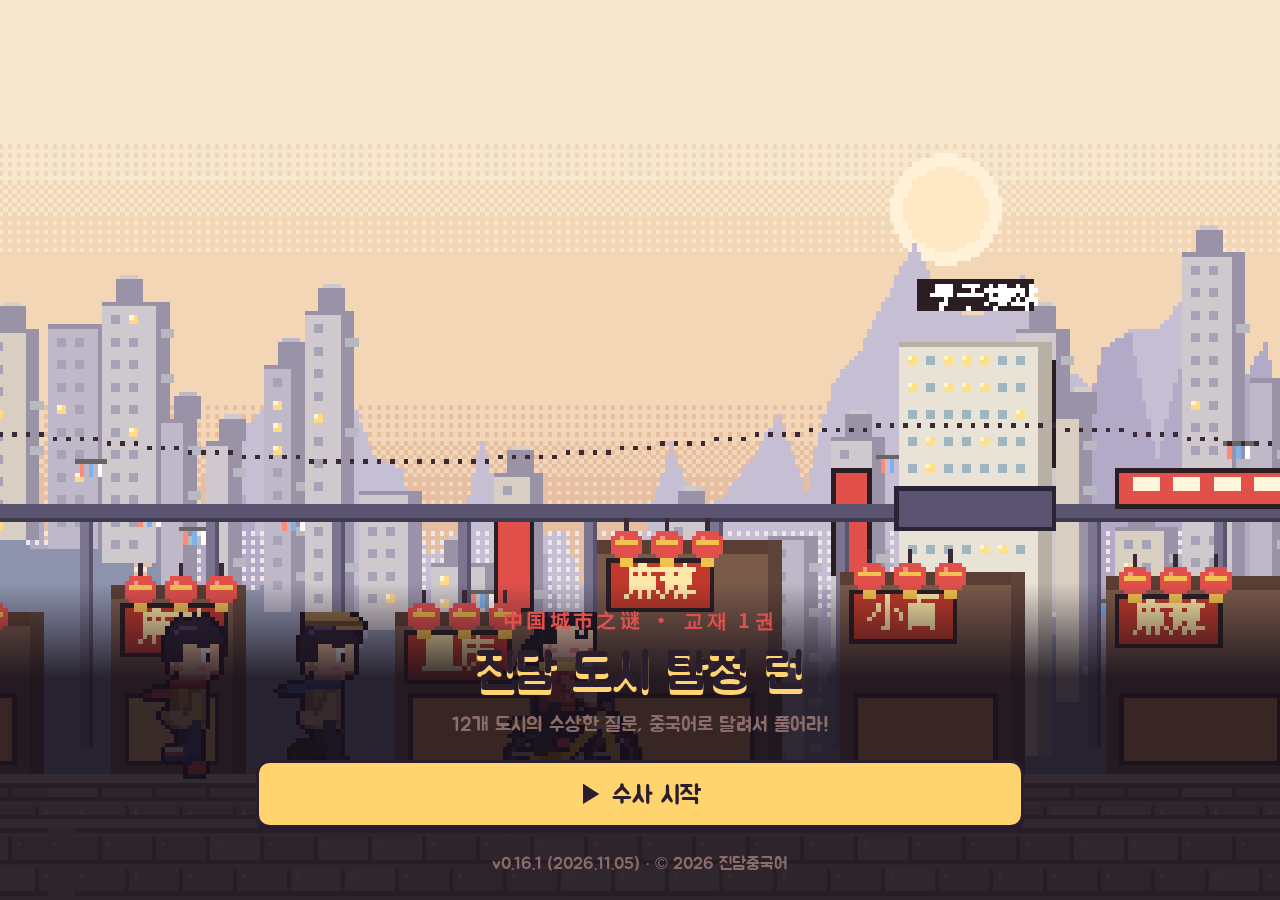
<file: index.html>
<!doctype html>
<html lang="ko">
<head>
<meta charset="utf-8">
<meta name="viewport" content="width=device-width, initial-scale=1, maximum-scale=1, user-scalable=no, viewport-fit=cover">
<meta name="theme-color" content="#2a1d2e">
<title>진담 도시 탐정 런 · 중국 도시 미스터리 파일</title>
<meta name="description" content="진담중국어 교재 1권 「중국 도시 미스터리 파일」 과제 게임 — 12개 도시를 달리며 중국어로 사건을 풀어요">
<link rel="preconnect" href="https://fonts.googleapis.com">
<link rel="preconnect" href="https://fonts.gstatic.com" crossorigin>
<link href="https://fonts.googleapis.com/css2?family=Jua&family=Noto+Sans+SC:wght@500;700&display=swap" rel="stylesheet">
<link rel="icon" type="image/png" href="img/icon-32.png">
<link rel="apple-touch-icon" href="img/icon-180.png">
<link rel="manifest" href="manifest.json">
<meta name="apple-mobile-web-app-capable" content="yes">
<meta name="apple-mobile-web-app-title" content="도시탐정런">
<link rel="stylesheet" href="css/style.css?v=0.16.1">
</head>
<body>
<div id="app">
  <header id="top"></header>
  <main id="stage"><div id="scr"><canvas id="cv"></canvas><div id="ov"></div></div></main>
  <section id="pad"></section>
  <div id="ui"></div>
  <div id="rot"><div class="ph">📱</div><div>휴대폰을 <b>가로</b>로 돌려 주세요!<br><small>가로 화면이 더 크고 재미있어요</small></div><button class="big" id="rotOK">세로로 그냥 할래요</button></div>
</div>
<script src="js/data1.js?v=0.16.1"></script>
<script src="js/check1.js?v=0.16.1"></script>
<script src="js/check2.js?v=0.16.1"></script>
<script src="js/story.js?v=0.16.1"></script>
<script src="js/pixel.js?v=0.16.1"></script>
<script src="js/art.js?v=0.16.1"></script>
<script src="js/tts.js?v=0.16.1"></script>
<script src="js/sound.js?v=0.16.1"></script>
<script>window.APP_V = '0.16.1';</script>
<script src="js/fx.js?v=0.16.1"></script>
<script type="module" src="js/wx.js?v=0.16.1"></script>
<script src="js/game.js?v=0.16.1"></script>
<script src="js/mini.js?v=0.16.1"></script>
</body>
</html>
</file>
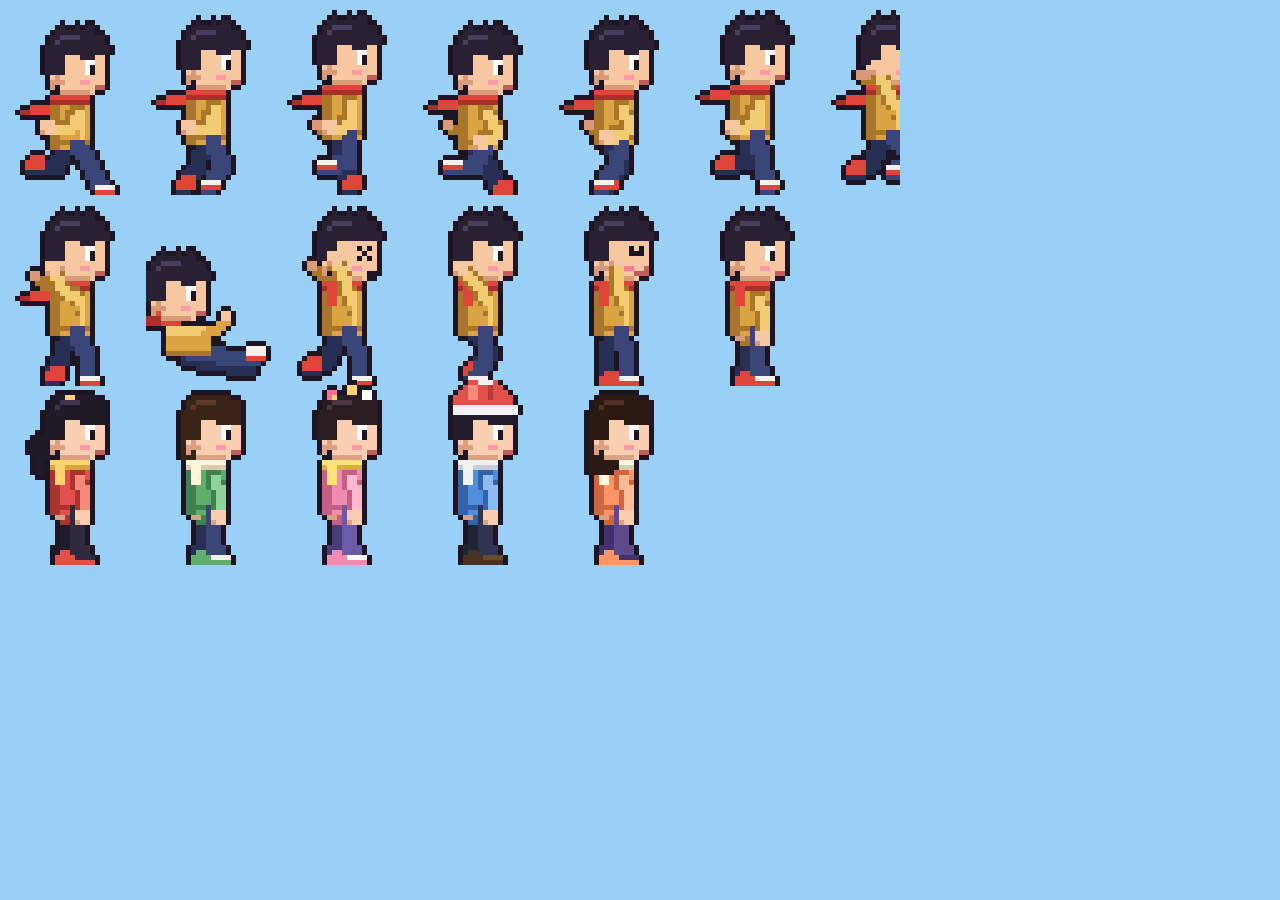
<file: dev/sprites.html>
<!doctype html><meta charset="utf-8"><body style="margin:0;background:#9ad0f5">
<canvas id="c" width="900" height="600" style="image-rendering:pixelated"></canvas>
<script src="../js/pixel.js"></script>
<script>
const c=document.getElementById('c'),g=c.getContext('2d');g.imageSmoothingEnabled=false;
const S=5;let x=10,y=10;
const poses=[['run',0],['run',1],['run',2],['run',3],['run',4],['run',5],['jump',0],['fall',0],['slide',0],['hurt',0],['climb',0],['cheer',0],['stand',0]];
poses.forEach(([p,f],i)=>{g.drawImage(PX.person('minhao',p,f),10+(i%7)*(PX.SW*S+6),10+Math.floor(i/7)*(PX.SH*S+6),PX.SW*S,PX.SH*S);});
['xiaomei','xiaoyu','xiaohua','xiaodong','teacher'].forEach((l,i)=>g.drawImage(PX.person(l,'stand',0),10+i*(PX.SW*S+6),380,PX.SW*S,PX.SH*S));
</script>
</file>
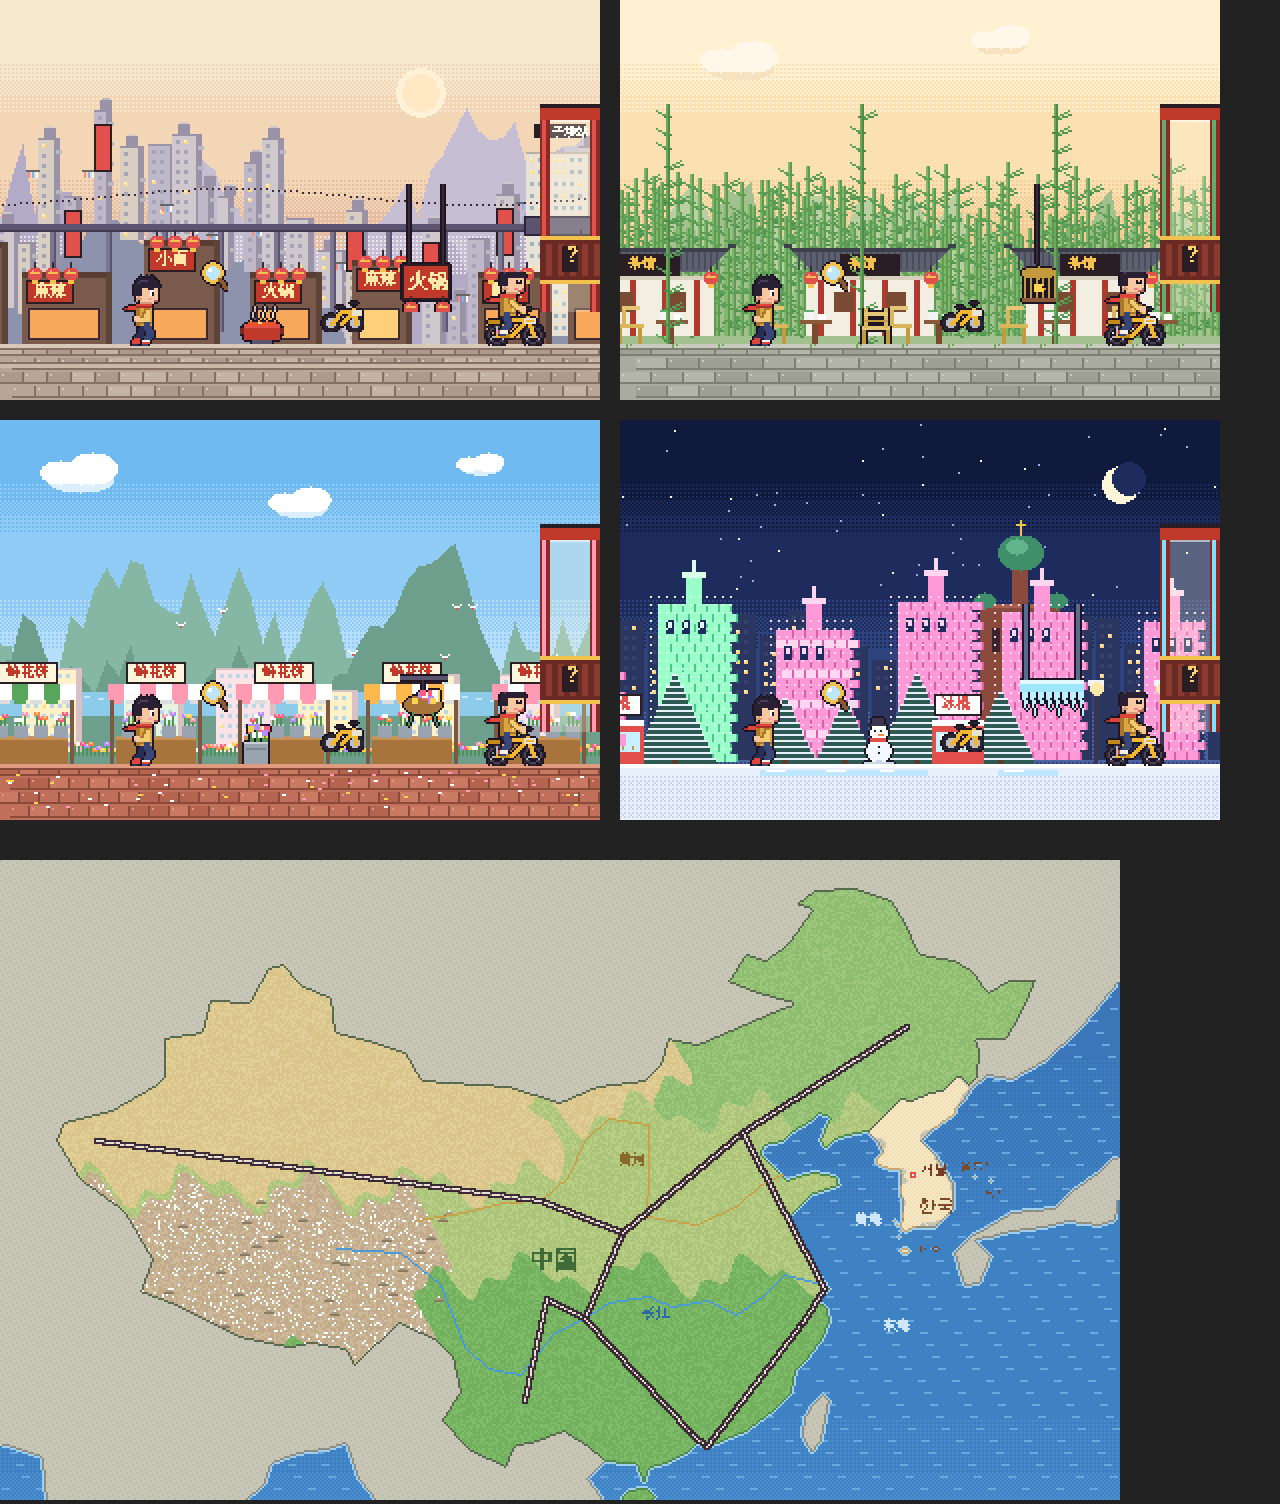
<file: dev/themes.html>
<!doctype html><meta charset="utf-8"><body style="margin:0;background:#222">
<canvas id="c" width="1240" height="1500" style="image-rendering:pixelated"></canvas>
<script src="../js/data1.js"></script><script src="../js/pixel.js"></script><script src="../js/art.js"></script>
<script>
const c=document.getElementById('c'),g=c.getContext('2d');g.imageSmoothingEnabled=false;
const W=300,S=2;
['cq','cd','km','heb'].forEach((k,i)=>{
  const [v,vg]=PX.mk(W,200); const t=ART.THEMES[k](); t.sky(vg);
  t.layers.forEach((L,j)=>vg.drawImage(L.c,-(j*37)%ART.LW,0));
  vg.drawImage(t.ground,0,ART.GY);
  // 장애물·사람
  vg.drawImage(t.low[0].c,120,ART.GY-t.low[0].c.height); vg.drawImage(t.high[0].c,200,ART.GY-16-t.high[0].c.height);
  vg.drawImage(PX.person('minhao','run',1),60,ART.GY-PX.SH+1); vg.drawImage(PX.rider('minhao',1),240,ART.GY-PX.SH+1);
  vg.drawImage(ART.ITEM.clue,100,130); vg.drawImage(ART.ITEM.bike,160,150); vg.drawImage(ART.gate(t.col),270,ART.GY-120);
  g.drawImage(v,(i%2)*(W*S+20),Math.floor(i/2)*(200*S+20),W*S,200*S);
});
const m=ART.mapCanvas(); g.drawImage(m.c,0,860,m.c.width*2,m.c.height*2);
</script>
</file>
<file: css/style.css>
:root {
  --ink: #2a1d2e; --paper: #fff8ec; --line: #2a1d2e; --red: #e2504c; --sun: #ffd36e; --mint: #7fd6a8; --sky: #7fb2ec;
  --u: min(1vmin, 5.6px);
  --ko: 'Jua', 'Apple SD Gothic Neo', 'Malgun Gothic', sans-serif; --zh: 'Noto Sans SC', 'PingFang SC', 'Microsoft YaHei', sans-serif;
}
* { box-sizing: border-box; -webkit-tap-highlight-color: transparent; }
html, body { margin: 0; height: 100%; background: #160f1a; color: var(--ink); font-family: var(--ko); overflow: hidden; user-select: none; -webkit-user-select: none; }
#app { position: relative; height: 100dvh; max-width: 560px; margin: 0 auto; display: flex; flex-direction: column; background: #2a1d2e; }
button { font-family: var(--ko); color: var(--ink); cursor: pointer; }

#top { flex: none; display: flex; align-items: center; gap: calc(2 * var(--u)); padding: calc(env(safe-area-inset-top) + calc(2 * var(--u))) calc(3 * var(--u)) calc(1.6 * var(--u)); color: #fff8ec; font-size: calc(3.6 * var(--u)); }
#top:empty { display: none; }
#top .badge { background: var(--red); padding: calc(.6 * var(--u)) calc(2.4 * var(--u)); border-radius: calc(1.2 * var(--u)); }
#top .grow { flex: 1; color: #d8c8e0; }
.ib { background: #fff8ec; border: calc(.5 * var(--u)) solid #120b14; border-radius: calc(1.4 * var(--u)); padding: calc(.4 * var(--u)) calc(2.2 * var(--u)); font-size: calc(4 * var(--u)); }

#stage { flex: none; display: flex; justify-content: center; background: #000; }
#scr { position: relative; }
#cv { display: block; image-rendering: pixelated; image-rendering: crisp-edges; touch-action: none; }
#ov { position: absolute; left: 0; top: 0; pointer-events: none; overflow: hidden; }
#ov > * { position: absolute; }

/* 달리기 화면 위 글자 */
.cluechip { left: 50%; top: 46%; transform: translateX(-50%); background: rgba(255,248,236,.96); border: calc(.6 * var(--u)) solid var(--line); border-radius: calc(2 * var(--u)); padding: calc(1 * var(--u)) calc(3 * var(--u)); font-size: calc(3.6 * var(--u)); white-space: nowrap; animation: chip 1.6s forwards; box-shadow: 0 calc(.8 * var(--u)) 0 rgba(0,0,0,.3); }
.cluechip b { font-family: var(--zh); font-size: calc(5 * var(--u)); }
.cluechip span { font-family: var(--zh); color: #6a5a8a; }
.cluechip i { font-style: normal; background: var(--sky); color: #fff; border-radius: calc(1 * var(--u)); padding: 0 calc(1.2 * var(--u)); font-size: calc(2.8 * var(--u)); margin-left: calc(1 * var(--u)); }
.cluechip.bike { background: #fff2c4; }
@keyframes chip { 0% { opacity: 0; transform: translate(-50%, calc(-2 * var(--u))); } 12%, 80% { opacity: 1; transform: translate(-50%, 0); } 100% { opacity: 0; } }
.gban { margin-bottom: calc(2 * var(--u)); background: rgba(42,29,46,.88); color: #fff8ec; border: calc(.5 * var(--u)) solid var(--sun); border-radius: calc(2 * var(--u)); padding: calc(1.2 * var(--u)) calc(2.4 * var(--u)); text-align: center; }
.gban .gk { font-size: calc(3.8 * var(--u)); }
.gban .gs { font-family: var(--zh); font-weight: 700; font-size: calc(5.4 * var(--u)); color: var(--sun); letter-spacing: calc(.3 * var(--u)); }
.gban .gq .zh { font-size: calc(4.6 * var(--u)); color: var(--sun); } .gban .gq .ko { color: #f0d8c0; font-size: calc(3.2 * var(--u)); }
.gban .gh { font-size: calc(2.6 * var(--u)); color: #c8b8d8; margin-top: calc(.4 * var(--u)); }
.glab { left: 0; top: 0; will-change: transform; transform: translate(-50%, -50%); background: #fff8ec; border: calc(.5 * var(--u)) solid var(--line); border-radius: calc(1.4 * var(--u)); padding: calc(.3 * var(--u)) calc(1.4 * var(--u)); font-family: var(--zh); font-weight: 700; font-size: calc(5.6 * var(--u)); line-height: 1.2; white-space: nowrap; box-shadow: 0 calc(.5 * var(--u)) 0 rgba(0,0,0,.3); }
.gflash { left: 50%; top: 38%; transform: translateX(-50%); font-family: var(--zh); font-weight: 700; font-size: calc(5 * var(--u)); padding: calc(1.2 * var(--u)) calc(3 * var(--u)); border-radius: calc(2 * var(--u)); border: calc(.6 * var(--u)) solid var(--line); white-space: nowrap; animation: chip 1.5s forwards; text-align: center; }
.gflash small { display: block; font-size: calc(3 * var(--u)); font-weight: 500; }
.gflash.ok { background: #d9f5e5; } .gflash.no { background: #ffe0dc; }
.mlabel { transform: translateX(-50%); font-family: var(--zh); font-weight: 700; font-size: calc(2.9 * var(--u)); color: #fff; text-shadow: 0 calc(.3 * var(--u)) 0 #2a1d2e, calc(.3 * var(--u)) 0 0 #2a1d2e, calc(-.3 * var(--u)) 0 0 #2a1d2e, 0 calc(-.3 * var(--u)) 0 #2a1d2e; text-align: center; white-space: nowrap; line-height: 1.1; }
.mlabel small { display: block; font-family: var(--ko); font-weight: normal; font-size: calc(2.4 * var(--u)); }
.mlabel.faint { opacity: .6; }

/* 아래 패널 */
#pad { flex: 1 1 auto; min-height: 0; overflow-y: auto; background: var(--paper); border-top: calc(1 * var(--u)) solid #8a5a30; padding: calc(2.4 * var(--u)) calc(3 * var(--u)) calc(env(safe-area-inset-bottom) + calc(3 * var(--u))); position: relative; }
#pad:empty { display: none; }
.panel { display: grid; gap: calc(2 * var(--u)); }
.ptitle { font-size: calc(4.2 * var(--u)); display: flex; justify-content: space-between; align-items: baseline; }
.small { font-size: calc(3.1 * var(--u)); color: #8a6d6b; line-height: 1.55; }
.center { text-align: center; }
.cases { display: grid; grid-template-columns: repeat(4, 1fr); gap: calc(1.6 * var(--u)); }
.case { background: #f0e6d8; border: calc(.5 * var(--u)) solid #cbb8a0; border-radius: calc(1.6 * var(--u)); padding: calc(1.2 * var(--u)) calc(.6 * var(--u)); font-family: var(--zh); font-weight: 700; font-size: calc(3.4 * var(--u)); text-align: center; }
.case b { color: #b0705a; font-family: var(--ko); font-weight: normal; font-size: calc(2.8 * var(--u)); display: block; }
.case small { display: block; font-family: var(--ko); font-weight: normal; font-size: calc(2.6 * var(--u)); color: #8a6d6b; }
.case.open { background: #fff; border-color: var(--red); box-shadow: 0 calc(.7 * var(--u)) 0 var(--red); }
.case.done { background: #e3f6ea; border-color: #5fae6e; }
.case.done small { color: #e0a020; }
.case:disabled { opacity: .5; }
.final { background: #f6ecd9; border-radius: calc(1.6 * var(--u)); padding: calc(1.6 * var(--u)) calc(2 * var(--u)); }
.big { display: block; width: 100%; background: var(--sun); border: calc(.6 * var(--u)) solid var(--line); border-radius: calc(2.4 * var(--u)); padding: calc(2.6 * var(--u)); font-size: calc(4.4 * var(--u)); box-shadow: 0 calc(.9 * var(--u)) 0 var(--line); }
.big.ghost { background: #fff; } .big:disabled { opacity: .45; }
.big:active, .btn:active { transform: translateY(calc(.5 * var(--u))); box-shadow: 0 calc(.3 * var(--u)) 0 var(--line); }
.btn { background: #fff; border: calc(.6 * var(--u)) solid var(--line); border-radius: calc(2 * var(--u)); padding: calc(1.8 * var(--u)) calc(3 * var(--u)); font-size: calc(3.8 * var(--u)); box-shadow: 0 calc(.8 * var(--u)) 0 var(--line); }
.btn.right { background: #d9f5e5; border-color: #2f9e6a; } .btn.wrong { background: #ffe0dc; border-color: var(--red); animation: shake .3s; }
@keyframes shake { 25% { transform: translateX(calc(-1.5 * var(--u))); } 75% { transform: translateX(calc(1.5 * var(--u))); } }
.row { display: flex; gap: calc(2 * var(--u)); justify-content: center; flex-wrap: wrap; margin-top: calc(2.4 * var(--u)); }
.row .big { flex: 1; width: auto; }

/* 달리기 조작 */
.hudrun { display: flex; justify-content: space-between; font-size: calc(4 * var(--u)); }
.hudrun #hearts { color: var(--red); letter-spacing: calc(.6 * var(--u)); } .hudrun .off { color: #d8c8c0; }
.prog { height: calc(1.6 * var(--u)); background: #e8dccb; border-radius: calc(1 * var(--u)); overflow: hidden; margin: calc(1.4 * var(--u)) 0 calc(2.4 * var(--u)); }
.prog i { display: block; height: 100%; width: 0; background: linear-gradient(90deg, var(--mint), var(--sun)); }
.ctrl { display: grid; grid-template-columns: 1fr 1fr; gap: calc(3 * var(--u)); }
.cbtn { height: calc(26 * var(--u)); max-height: 160px; border: calc(.8 * var(--u)) solid var(--line); border-radius: calc(4 * var(--u)); font-size: calc(10 * var(--u)); line-height: 1; box-shadow: 0 calc(1.2 * var(--u)) 0 var(--line); touch-action: none; }
.cbtn small { display: block; font-size: calc(3.1 * var(--u)); margin-top: calc(1 * var(--u)); }
.cbtn.jump { background: var(--sun); } .cbtn.slide { background: #bfe3ff; }
.cbtn:active { transform: translateY(calc(.8 * var(--u))); box-shadow: 0 calc(.4 * var(--u)) 0 var(--line); }

/* 사다리 */
.lko { font-size: calc(4.4 * var(--u)); text-align: center; padding: calc(1.6 * var(--u)); background: #f6ecd9; border-radius: calc(2 * var(--u)); }
.timer { height: calc(1.6 * var(--u)); background: #e8dccb; border-radius: calc(1 * var(--u)); overflow: hidden; }
.timer i { display: block; height: 100%; width: 100%; background: var(--red); transition: width .1s linear; }
.timer i.fast { background: #2f9e6a; }
.opts { display: grid; gap: calc(2 * var(--u)); }
.lopt { font-family: var(--zh); font-weight: 700; font-size: calc(4.2 * var(--u)); text-align: left; }
.pfloat { position: absolute; right: calc(6 * var(--u)); top: calc(2 * var(--u)); font-size: calc(7 * var(--u)); color: #2f9e6a; animation: chip .9s forwards; }

/* 대화·카드 */
#ui { position: absolute; inset: 0; pointer-events: none; z-index: 10; }
#ui > * { pointer-events: auto; }
.dim { position: absolute; inset: 0; background: rgba(22,15,26,.55); }
.box { position: absolute; left: calc(3 * var(--u)); right: calc(3 * var(--u)); bottom: calc(env(safe-area-inset-bottom) + calc(3 * var(--u))); background: var(--paper); border: calc(1 * var(--u)) solid var(--line); border-radius: calc(2.4 * var(--u)); padding: calc(3 * var(--u)); display: flex; gap: calc(3 * var(--u)); box-shadow: 0 calc(1.4 * var(--u)) 0 rgba(0,0,0,.4); cursor: pointer; animation: up .15s ease-out; }
@keyframes up { from { transform: translateY(calc(3 * var(--u))); opacity: 0; } }
.face { width: calc(17 * var(--u)); height: calc(17 * var(--u)); image-rendering: pixelated; border: calc(.5 * var(--u)) solid var(--line); border-radius: calc(1.6 * var(--u)); flex: none; }
.box .body { flex: 1; min-width: 0; }
.who { font-size: calc(3.3 * var(--u)); color: #8a6d6b; }
.box .t { font-size: calc(4.2 * var(--u)); line-height: 1.55; }
.zh { font-family: var(--zh); font-weight: 700; font-size: calc(4.9 * var(--u)); line-height: 1.4; }
.zh.big { font-size: calc(6.4 * var(--u)); }
.py { font-family: var(--zh); font-size: calc(3.3 * var(--u)); color: #6a5a8a; }
.ko { font-size: calc(3.6 * var(--u)); color: #b0705a; }
.mini { font-size: calc(3.1 * var(--u)); border: calc(.5 * var(--u)) solid var(--line); background: #fff; border-radius: calc(1.6 * var(--u)); padding: calc(.4 * var(--u)) calc(2 * var(--u)); margin-top: calc(1 * var(--u)); }
.more { text-align: right; font-size: calc(3 * var(--u)); color: #b9a48f; animation: blink 1s steps(1) infinite; }
@keyframes blink { 50% { opacity: 0; } }
.card { position: absolute; left: calc(4 * var(--u)); right: calc(4 * var(--u)); top: 50%; transform: translateY(-50%); max-height: calc(100% - calc(8 * var(--u))); overflow-y: auto; background: var(--paper); border: calc(1 * var(--u)) solid var(--line); border-radius: calc(2.4 * var(--u)); padding: calc(4 * var(--u)); box-shadow: 0 calc(1.6 * var(--u)) 0 rgba(0,0,0,.45); animation: pop .18s ease-out; }
@keyframes pop { from { transform: translateY(-50%) scale(.94); opacity: 0; } }
.card h2 { font-size: calc(5.2 * var(--u)); margin: 0 0 calc(2 * var(--u)); font-weight: normal; }
.card h3 { font-size: calc(4.1 * var(--u)); margin: calc(3 * var(--u)) 0 calc(1.4 * var(--u)); font-weight: normal; }
input.name { width: 100%; font-family: var(--ko); font-size: calc(5 * var(--u)); padding: calc(2 * var(--u)) calc(3 * var(--u)); border: calc(.6 * var(--u)) solid var(--line); border-radius: calc(2 * var(--u)); margin: calc(2 * var(--u)) 0; }
.letter { background: repeating-linear-gradient(#fffdf6 0 calc(7.6 * var(--u)), #efe2c8 calc(7.6 * var(--u)) calc(7.9 * var(--u))); border: calc(.5 * var(--u)) dashed #c9a66a; border-radius: calc(1.6 * var(--u)); padding: calc(3 * var(--u)); position: relative; }
.stampTop { display: inline-block; color: var(--red); border: calc(.6 * var(--u)) solid var(--red); border-radius: calc(1 * var(--u)); padding: calc(.2 * var(--u)) calc(1.6 * var(--u)); font-size: calc(3 * var(--u)); transform: rotate(-3deg); margin-bottom: calc(1.6 * var(--u)); }
.letter .city { font-family: var(--zh); font-weight: 700; font-size: calc(6 * var(--u)); color: var(--red); }
.letter .city small { font-family: var(--ko); font-weight: normal; font-size: calc(3.2 * var(--u)); color: #8a6d6b; }
.letter .q { font-size: calc(4.4 * var(--u)); margin: calc(1.6 * var(--u)) 0; }
.letter .note { font-size: calc(3.4 * var(--u)); line-height: 1.6; background: #fff; border-radius: calc(1.4 * var(--u)); padding: calc(2 * var(--u)); margin-bottom: calc(1.6 * var(--u)); }
.mission { font-family: var(--zh); font-weight: 700; font-size: calc(4.2 * var(--u)); line-height: 1.7; background: #2a1d2e; color: #fff8ec; border-radius: calc(2 * var(--u)); padding: calc(3 * var(--u)); margin-top: calc(2 * var(--u)); cursor: pointer; }
.dots { display: flex; gap: calc(3 * var(--u)); justify-content: center; margin-top: calc(2.4 * var(--u)); }
.dot { width: calc(13 * var(--u)); height: calc(13 * var(--u)); border-radius: 50%; padding: 0; font-size: calc(4.4 * var(--u)); }
.dot.on { background: var(--mint); }
.cert { background: #fffdf6; border: calc(.8 * var(--u)) double #c9a66a; border-radius: calc(1.6 * var(--u)); padding: calc(3 * var(--u)); }
.ctop { font-size: calc(3 * var(--u)); color: #b0705a; letter-spacing: calc(.3 * var(--u)); }
.cert h2 { font-family: var(--zh); font-weight: 700; margin: calc(1 * var(--u)) 0; }
.stars { font-size: calc(9 * var(--u)); color: #f2b631; letter-spacing: calc(1 * var(--u)); } .stars span { color: #e0d4c0; }
.crow { display: flex; justify-content: space-between; font-size: calc(3.8 * var(--u)); border-bottom: calc(.3 * var(--u)) dashed #e0d0b8; padding: calc(1 * var(--u)) 0; }
.crow b { font-weight: normal; color: var(--red); }
.weak { margin: calc(2 * var(--u)) 0; font-size: calc(3.4 * var(--u)); }
.weak span { display: inline-block; background: #fff1c2; border-radius: calc(1.4 * var(--u)); padding: calc(.6 * var(--u)) calc(1.8 * var(--u)); margin: calc(.6 * var(--u)); font-family: var(--zh); font-weight: 700; cursor: pointer; }
.weak span small { font-weight: 500; color: #8a6d6b; }
.good { color: #2f9e6a; font-size: calc(4 * var(--u)); margin: calc(2 * var(--u)) 0; }
.setrow { display: flex; justify-content: space-between; align-items: center; font-size: calc(3.8 * var(--u)); margin: calc(1.4 * var(--u)) 0; }
.setrow .btn { padding: calc(1 * var(--u)) calc(2.6 * var(--u)); font-size: calc(3.4 * var(--u)); }
a { color: #3a7bd5; }
.toast { position: absolute; left: 50%; top: 10%; transform: translateX(-50%); background: var(--ink); color: #fff8ec; border: calc(.5 * var(--u)) solid #fff8ec; padding: calc(1.6 * var(--u)) calc(3.4 * var(--u)); border-radius: calc(2 * var(--u)); font-size: calc(3.5 * var(--u)); max-width: 90%; text-align: center; animation: tin 1.9s forwards; pointer-events: none; z-index: 30; }
@keyframes tin { 0% { opacity: 0; } 10%, 80% { opacity: 1; } 100% { opacity: 0; } }

/* 타이틀 */
.title { text-align: center; display: grid; gap: calc(2 * var(--u)); }
.t-sub { font-family: var(--zh); font-weight: 700; color: var(--red); letter-spacing: calc(.6 * var(--u)); font-size: calc(3.6 * var(--u)); }
.logo { font-size: calc(9 * var(--u)); line-height: 1.1; color: var(--ink); text-shadow: 0 calc(.9 * var(--u)) 0 var(--sun); }
.t-tag { font-size: calc(3.6 * var(--u)); color: #8a6d6b; }
.tb { display: grid; gap: calc(2.4 * var(--u)); margin: calc(2 * var(--u)) 0; }

/* ── 관문 문 이름표 ── */
.glab .ln { display: inline-block; font-family: var(--ko); font-weight: normal; font-size: calc(2.4 * var(--u)); background: #2a1d2e; color: #fff; border-radius: calc(.8 * var(--u)); padding: 0 calc(.8 * var(--u)); margin-right: calc(.8 * var(--u)); vertical-align: middle; }
.glab.x { background: #6a6070; color: #c8c0c8; text-decoration: line-through; }
.glab.hint { background: #d9f5e5; animation: glow .6s infinite alternate; }
@keyframes glow { to { transform: scale(1.06); filter: brightness(1.08); } }

/* ── 사다리: 순서 맞추기 ── */
.slots { display: flex; flex-wrap: wrap; gap: calc(1.2 * var(--u)); justify-content: center; min-height: calc(10 * var(--u)); padding: calc(1.4 * var(--u)); background: #2a1d2e; border-radius: calc(2 * var(--u)); }
.slot { min-width: calc(9 * var(--u)); padding: calc(1 * var(--u)) calc(1.6 * var(--u)); border: calc(.5 * var(--u)) dashed #8a7a9a; border-radius: calc(1.4 * var(--u)); font-family: var(--zh); font-weight: 700; font-size: calc(4.2 * var(--u)); color: #fff8ec; text-align: center; }
.slot.on { border-style: solid; border-color: var(--mint); background: #3a5a4a; animation: pop .15s ease-out; }
.tiles { display: flex; flex-wrap: wrap; gap: calc(1.6 * var(--u)); justify-content: center; }
.tile { font-family: var(--zh); font-weight: 700; font-size: calc(4.6 * var(--u)); padding: calc(1.6 * var(--u)) calc(2.6 * var(--u)); background: #fff; border: calc(.6 * var(--u)) solid var(--line); border-radius: calc(1.6 * var(--u)); box-shadow: 0 calc(.8 * var(--u)) 0 var(--line); }
.tile.used { visibility: hidden; }
.tile.bad { background: #ffe0dc; animation: shake .3s; }
.tile.hint { background: #d9f5e5; animation: glow .6s infinite alternate; }
@keyframes shake { 25% { transform: translateX(calc(-1.2 * var(--u))); } 75% { transform: translateX(calc(1.2 * var(--u))); } }

/* ── 세로 화면 안내 ── */
#rot { position: absolute; inset: 0; z-index: 50; background: rgba(22,15,26,.94); color: #fff8ec; display: none; flex-direction: column; align-items: center; justify-content: center; gap: calc(3 * var(--u)); text-align: center; font-size: calc(4.4 * var(--u)); padding: calc(6 * var(--u)); }
#rot .ph { font-size: calc(16 * var(--u)); animation: rot 1.6s infinite; }
@keyframes rot { 0%, 30% { transform: rotate(0); } 60%, 100% { transform: rotate(-90deg); } }
@media (orientation: portrait) { body:not(.portraitOK) #rot { display: flex; } }

/* ── 가로 화면: 게임이 화면 가득 ── */
@media (orientation: landscape) {
  #app { max-width: none; }
  #stage { position: absolute; inset: 0; align-items: flex-end; overflow: hidden; }
  #top { position: absolute; left: 0; right: 0; top: 0; z-index: 5; padding: calc(env(safe-area-inset-top) + 1.4 * var(--u)) calc(env(safe-area-inset-right) + 2 * var(--u)) 0 calc(env(safe-area-inset-left) + 2 * var(--u)); pointer-events: none; }
  #top > * { pointer-events: auto; }
  #top .grow { text-shadow: 0 0 calc(.6 * var(--u)) #000; }
  #pad { --u: min(.86vmin, 4.8px); position: absolute; right: 0; top: 0; bottom: 0; width: min(38%, 440px); border-top: none; border-left: calc(1 * var(--u)) solid #8a5a30; border-radius: calc(3 * var(--u)) 0 0 calc(3 * var(--u)); padding: calc(env(safe-area-inset-top) + 10 * var(--u)) calc(env(safe-area-inset-right) + 3 * var(--u)) calc(3 * var(--u)) calc(3 * var(--u)); z-index: 4; }
  #pad.pad-title { --u: min(1vmin, 5.6px); left: 0; width: auto; top: auto; background: linear-gradient(transparent, rgba(22,15,26,.85) 30%); border: none; border-radius: 0; padding: calc(4 * var(--u)) 20%; color: #fff8ec; }
  #pad.pad-run { --u: min(1vmin, 5.6px); left: 0; width: auto; background: none; border: none; border-radius: 0; padding: 0; pointer-events: none; overflow: visible; }
  #pad.pad-run .rtop { position: absolute; left: 50%; top: calc(env(safe-area-inset-top) + 1 * var(--u)); transform: translateX(-50%); width: min(52%, calc(120 * var(--u))); display: grid; gap: calc(.6 * var(--u)); }
  #pad.pad-run .hudrun { background: rgba(255,248,236,.92); border: calc(.5 * var(--u)) solid var(--line); border-radius: calc(2 * var(--u)); padding: calc(.4 * var(--u)) calc(2 * var(--u)); font-size: calc(3.4 * var(--u)); }
  #pad.pad-run .prog { margin: 0; }
  #pad.pad-run #gq, #pad.pad-run #msg { min-height: 0; }
  #pad.pad-run #gq:not(.on), #pad.pad-run #msg:not(.on) { display: none; }
  #pad.pad-run .ctrl { position: absolute; left: auto; right: calc(env(safe-area-inset-right) + 3 * var(--u)); bottom: calc(env(safe-area-inset-bottom) + 3 * var(--u)); display: flex; justify-content: flex-end; align-items: flex-end; gap: calc(3 * var(--u)); pointer-events: none; }
  #pad.pad-run .cbtn { pointer-events: auto; width: calc(22 * var(--u)); height: calc(22 * var(--u)); border-radius: 50%; opacity: .82; font-size: calc(8 * var(--u)); }
  #pad.pad-run .cbtn.slide { order: -1; }
  #pad.pad-run .cbtn small { font-size: calc(2.4 * var(--u)); }
  #pad.pad-run > .small { display: none; }
  .gflash { top: 52%; }
  .box { top: calc(env(safe-area-inset-top) + 8 * var(--u)); bottom: auto; left: calc(env(safe-area-inset-left) + 1.5%); right: auto; width: min(54%, calc(118 * var(--u))); }
  .box.side { width: auto; right: calc(min(38%, 440px) + 1.5%); }
  .card { left: 50%; right: auto; width: min(92%, calc(130 * var(--u))); transform: translate(-50%, -50%); animation: popL .18s ease-out; }
  @keyframes popL { from { transform: translate(-50%, -50%) scale(.94); opacity: 0; } }
}

/* ── 달리기: 관문 질문 · 메시지 (게임 화면 밖) ── */
#gq, #msg { min-height: calc(8 * var(--u)); border-radius: calc(1.8 * var(--u)); padding: calc(.8 * var(--u)) calc(2 * var(--u)); text-align: center; font-size: calc(3.4 * var(--u)); display: flex; align-items: center; justify-content: center; gap: calc(1 * var(--u)); flex-wrap: wrap; }
#gq.on { background: #2a1d2e; color: #fff8ec; border: calc(.5 * var(--u)) solid var(--sun); }
#gq .zh { font-family: var(--zh); font-weight: 700; font-size: calc(4.6 * var(--u)); color: var(--sun); letter-spacing: calc(.3 * var(--u)); }
#gq small { color: #e0cfe8; }
#msg.on { background: #fff; border: calc(.5 * var(--u)) solid var(--line); animation: pop2 .15s ease-out; }
#msg b { font-family: var(--zh); font-size: calc(4.4 * var(--u)); }
#msg span { font-family: var(--zh); color: #6a5a8a; }
#msg i { font-style: normal; background: var(--sky); color: #fff; border-radius: calc(1 * var(--u)); padding: 0 calc(1.2 * var(--u)); font-size: calc(2.6 * var(--u)); }
#msg.ok { background: #d9f5e5; font-family: var(--zh); font-weight: 700; } #msg.no { background: #ffe0dc; } #msg.bike { background: #fff2c4; }
@keyframes pop2 { from { transform: scale(.94); opacity: .4; } }
.cbtn .opt { display: none; }
#pad.asking .cbtn small { display: none; }
#pad.asking .cbtn .opt { display: block; font-family: var(--zh); font-size: calc(5 * var(--u)); margin-top: calc(1 * var(--u)); color: var(--ink); }
#pad.asking .cbtn .opt.x { text-decoration: line-through; opacity: .4; }
#pad.asking .cbtn .opt.hint { color: #1f7a4a; animation: glow .6s infinite alternate; }
.glab.up { background: #fff2c4; } .glab.dn { background: #d6ecff; font-size: calc(5.2 * var(--u)); }

/* ── 🛂 검문소 ── */
.ck { gap: calc(1.6 * var(--u)); }
.rulebook { background: #fff3c9; border: calc(.5 * var(--u)) solid #8a5a30; border-radius: calc(1.6 * var(--u)); padding: calc(1.4 * var(--u)) calc(2 * var(--u)); box-shadow: inset calc(1.4 * var(--u)) 0 0 #e8c98a; padding-left: calc(3.4 * var(--u)); }
.rulebook .rh { font-size: calc(3.4 * var(--u)); color: #8a5a30; margin-bottom: calc(.6 * var(--u)); }
.rule { font-size: calc(3.2 * var(--u)); padding: calc(.5 * var(--u)) 0; border-top: 1px dashed #d8b878; cursor: pointer; }
.rule .zh { font-family: var(--zh); font-weight: 700; font-size: calc(3.8 * var(--u)); }
.rule small { display: block; color: #7a6a5a; font-size: calc(2.8 * var(--u)); } .rule small.py { color: #6a5a8a; }
.rule.new { animation: newrule 1s 2; } .rule em { font-style: normal; background: var(--red); color: #fff; border-radius: calc(.8 * var(--u)); padding: 0 calc(1 * var(--u)); font-size: calc(2.4 * var(--u)); }
@keyframes newrule { 50% { background: #ffd36e; } }
.pass { position: relative; background: #eef4ff; border: calc(.6 * var(--u)) solid #3a4677; border-radius: calc(1.6 * var(--u)); padding: calc(1.2 * var(--u)) calc(2 * var(--u)); overflow: hidden; }
.pass .ph { font-size: calc(3.2 * var(--u)); color: #3a4677; border-bottom: calc(.4 * var(--u)) solid #3a4677; padding-bottom: calc(.6 * var(--u)); margin-bottom: calc(.6 * var(--u)); }
.drow { display: flex; justify-content: space-between; align-items: baseline; padding: calc(.5 * var(--u)) 0; border-bottom: 1px dotted #b8c4e0; font-size: calc(3 * var(--u)); }
.drow span { font-family: var(--zh); color: #3a4677; } .drow span small { font-family: var(--ko); color: #7a86a8; margin-left: calc(1 * var(--u)); font-size: calc(2.6 * var(--u)); }
.drow b { font-family: var(--zh); font-size: calc(4.2 * var(--u)); text-align: right; } .drow b small { display: block; font-family: var(--ko); font-weight: normal; font-size: calc(2.6 * var(--u)); color: #7a6a5a; }
.stampmark { position: absolute; right: 8%; top: 30%; font-family: var(--zh); font-weight: 700; font-size: calc(9 * var(--u)); border: calc(1 * var(--u)) solid; border-radius: calc(2 * var(--u)); padding: 0 calc(2 * var(--u)); transform: rotate(-14deg) scale(2.2); opacity: 0; pointer-events: none; }
.stampmark.on { animation: stampin .25s ease-in forwards; } .stampmark.ok { color: #1f9a5a; } .stampmark.no { color: #d8352f; }
@keyframes stampin { to { opacity: .85; transform: rotate(-14deg) scale(1); } }
.talk { background: #fff; border: calc(.5 * var(--u)) solid var(--line); border-radius: calc(2 * var(--u)); padding: calc(1.2 * var(--u)) calc(2 * var(--u)); font-size: calc(3.2 * var(--u)); cursor: pointer; }
.talk .zh { font-family: var(--zh); font-weight: 700; font-size: calc(4.4 * var(--u)); }
.talk small { display: block; color: #7a6a5a; font-size: calc(2.8 * var(--u)); } .talk small.py { color: #6a5a8a; }
.stamps { display: grid; grid-template-columns: 1fr 1fr; gap: calc(2 * var(--u)); }
.stamp { font-family: var(--zh); font-weight: 700; font-size: calc(5.4 * var(--u)); padding: calc(1.6 * var(--u)); border: calc(.7 * var(--u)) solid var(--line); border-radius: calc(2 * var(--u)); box-shadow: 0 calc(1 * var(--u)) 0 var(--line); }
.stamp small { display: block; font-family: var(--ko); font-weight: normal; font-size: calc(3 * var(--u)); }
.stamp.ok { background: #c9f0d8; } .stamp.no { background: #ffd2cc; } .stamp:disabled { opacity: .55; }
.stamp:active { transform: translateY(calc(.8 * var(--u))); box-shadow: 0 calc(.2 * var(--u)) 0 var(--line); }
.verdict:empty { display: none; }
.verdict { border-radius: calc(1.6 * var(--u)); padding: calc(1.4 * var(--u)) calc(2 * var(--u)); font-size: calc(3.3 * var(--u)); line-height: 1.5; }
.verdict.good { background: #d9f5e5; } .verdict.bad { background: #ffe0dc; } .verdict b { color: #c0392b; }
@media (orientation: landscape) {
  .ck .rule small.py, .ck .talk small.py { display: none; }
  .ck .pass { display: grid; grid-template-columns: 1fr 1fr; column-gap: calc(2 * var(--u)); }
  .ck .pass .ph { grid-column: 1 / -1; }
  .ck .drow b { font-size: calc(3.6 * var(--u)); }
}
#pad.asking .cbtn .opt i { display: block; font-style: normal; font-family: var(--ko); font-weight: normal; font-size: calc(2.4 * var(--u)); color: #5a4a5c; }
#pad.asking .cbtn .opt.pick { color: #1f5aa8; text-decoration: underline; }
.coinlab { transform: translate(-50%, -100%); font-family: var(--zh); font-weight: 700; font-size: calc(5.6 * var(--u)); line-height: 1.15; color: #3a2410; background: #fff6dc; border: calc(.5 * var(--u)) solid #c48a18; border-radius: calc(1.4 * var(--u)); padding: 0 calc(1.2 * var(--u)); white-space: nowrap; pointer-events: none; box-shadow: 0 calc(.5 * var(--u)) 0 rgba(0,0,0,.25); }
.stlab { transform: translate(-50%, -100%); pointer-events: auto; font-family: var(--zh); font-weight: 700; font-size: calc(3.4 * var(--u)); padding: calc(.6 * var(--u)) calc(1.6 * var(--u)); background: #fff; border: calc(.5 * var(--u)) solid #0e1424; border-radius: calc(1.4 * var(--u)); white-space: nowrap; cursor: pointer; box-shadow: 0 calc(.6 * var(--u)) 0 #0e1424; }
.stlab.on { background: #d9f5e5; } .stlab.fixed { background: #ffd36e; pointer-events: none; }
.stlab.bad { background: #ffd2cc; animation: shake .3s; }
#ov .stlab { position: absolute; }
.badges { margin-left: auto; letter-spacing: calc(.4 * var(--u)); } .badges i { font-style: normal; opacity: .22; filter: grayscale(1); }
.ptitle { display: flex; align-items: center; gap: calc(1 * var(--u)); }
.symptom { background: #fff3c9; border-left: calc(1 * var(--u)) solid var(--red); padding: calc(1.2 * var(--u)) calc(2 * var(--u)); font-size: calc(3.4 * var(--u)); line-height: 1.5; margin: calc(1.4 * var(--u)) 0; text-align: left; }
.stolen { font-size: calc(3.2 * var(--u)); margin-bottom: calc(1 * var(--u)); } .stolen b { font-family: var(--zh); color: var(--red); }
.xnote { background: #2a2436; color: #fff8ec; border-radius: calc(2 * var(--u)); padding: calc(3 * var(--u)); text-align: center; border: calc(.6 * var(--u)) dashed #8a7a9a; }
.xnote .xh { font-size: calc(3.6 * var(--u)); color: #c8b8d8; margin-bottom: calc(1.4 * var(--u)); } .xnote .xh span { font-family: var(--zh); color: #ffd36e; font-size: calc(6 * var(--u)); margin-left: calc(1 * var(--u)); }
.xnote .zh { color: #ffd36e; } .xnote .py { color: #c8b8d8; } .xnote .ko { color: #e8dcf0; }
.xnote .zh, .xnote .zh.big { background: none; border: none; box-shadow: none; color: #ffd36e; padding: 0; }
.looks { display: flex; gap: calc(1.4 * var(--u)); justify-content: center; margin: calc(1.4 * var(--u)) 0; }
.lk { padding: calc(.4 * var(--u)); border: calc(.5 * var(--u)) solid #c8b8a8; border-radius: calc(1.6 * var(--u)); background: #fff; }
.lk img { width: calc(13 * var(--u)); height: calc(13 * var(--u)); image-rendering: pixelated; display: block; }
.lk.on { border-color: var(--red); box-shadow: 0 0 0 calc(.6 * var(--u)) #ffd36e; }
.setrow .looks { margin: 0; } .setrow .lk img { width: calc(9 * var(--u)); height: calc(9 * var(--u)); }
.clues3 { display: flex; flex-wrap: wrap; gap: calc(1 * var(--u)); }
.clues3 .cl { flex: 1 1 30%; background: #fff; border: calc(.4 * var(--u)) solid #c8b8a8; border-radius: calc(1.4 * var(--u)); padding: calc(.8 * var(--u)) calc(1.2 * var(--u)); font-size: calc(2.8 * var(--u)); text-align: left; min-width: 0; }
.clues3 .cl i { display: block; font-style: normal; color: #7a6a5a; font-size: calc(2.5 * var(--u)); }
.clues3 .cl b { font-family: var(--zh); font-size: calc(3.6 * var(--u)); display: block; }
.clues3 .cl small { display: block; color: #7a6a5a; font-size: calc(2.5 * var(--u)); }
.clues3 .cl.tone { background: #fff0f6; border-color: #e8a0c0; }
.clues3 .bagb { cursor: pointer; background: #fff6dc; border-style: dashed; } .clues3 .bagb.open { background: #f0e6ff; border-style: solid; cursor: default; }
.clues3 .bagb.open b { display: inline-block; margin-right: calc(1.4 * var(--u)); cursor: pointer; }
.mbtn { left: 38%; right: 3%; top: 34%; display: grid; gap: calc(1.4 * var(--u)); pointer-events: auto; }
.mbtn.grid4 { grid-template-columns: 1fr 1fr; } .mbtn.row3 { grid-template-columns: 1fr; }
.mbtn button { font-family: var(--zh); font-weight: 700; font-size: calc(5.2 * var(--u)); padding: calc(1.6 * var(--u)); background: #fff; border: calc(.6 * var(--u)) solid var(--line); border-radius: calc(1.8 * var(--u)); box-shadow: 0 calc(.8 * var(--u)) 0 var(--line); }
.mbtn.row3 button { font-family: var(--ko); font-size: calc(4.4 * var(--u)); letter-spacing: calc(.2 * var(--u)); }
.mbtn button.right { background: #c9f0d8; } .mbtn button.wrong { background: #ffd2cc; animation: shake .3s; }
.wlab { transform: translate(-50%, -100%); font-family: var(--zh); font-weight: 700; font-size: calc(3.4 * var(--u)); background: #fff; border: calc(.5 * var(--u)) solid #1d1424; border-radius: calc(1.2 * var(--u)); padding: 0 calc(1.2 * var(--u)); white-space: nowrap; pointer-events: none; transition: opacity .1s; }
.wlab.civ { background: #d9f5e5; }
#pad .mbtn { position: static; margin-top: calc(2 * var(--u)); }
.lk span { display: block; font-size: calc(2.6 * var(--u)); color: #7a6a5a; }
.mcards { left: 20%; right: 3%; top: 30%; bottom: 6%; display: grid; grid-template-columns: repeat(4, 1fr); gap: calc(1.4 * var(--u)); pointer-events: auto; }
#pad .mcards { position: static; margin-top: calc(2 * var(--u)); }
.mc { position: relative; min-height: calc(15 * var(--u)); border: calc(.6 * var(--u)) solid var(--line); border-radius: calc(1.6 * var(--u)); background: #3f8250; box-shadow: 0 calc(.8 * var(--u)) 0 var(--line); padding: 0; transition: transform .25s; }
.mc .back { font-family: var(--zh); font-weight: 700; font-size: calc(6 * var(--u)); color: #9fe0a8; }
.mc .front { display: none; font-family: var(--zh); font-weight: 700; font-size: calc(6 * var(--u)); }
.mc .front.ko { font-family: var(--ko); font-weight: normal; font-size: calc(3.8 * var(--u)); }
.mc.up { background: #fff; transform: rotateY(180deg) scaleX(-1); } .mc.up .back { display: none; } .mc.up .front { display: block; }
.mc.done { background: #c9f0d8; opacity: .75; }
.blab { transform: translate(-50%, -50%); font-family: var(--zh); font-weight: 700; font-size: calc(4.8 * var(--u)); color: #fff; text-shadow: 0 0 calc(.6 * var(--u)) #1d1424, 0 0 calc(.6 * var(--u)) #1d1424; pointer-events: none; white-space: nowrap; }
.vbtns { display: flex; gap: calc(2 * var(--u)); }
#pad:not(.pad-run) .ctrl .vbtns, #pad .ctrl .vbtns { pointer-events: auto; }
@media (orientation: portrait) { .ctrl .vbtns .cbtn { flex: 1; } .ctrl .vbtns { grid-column: 1; } }
@media (orientation: landscape) { #pad.pad-run .vbtns { flex-direction: column; } #pad.pad-run .vbtns .cbtn { width: calc(16 * var(--u)); height: calc(16 * var(--u)); } }
.mconn { left: 18%; right: 4%; top: 30%; display: grid; grid-template-columns: 1fr 1fr; column-gap: 22%; pointer-events: auto; }
#pad .mconn { position: static; margin-top: calc(2 * var(--u)); column-gap: 10%; }
.mconn .colL, .mconn .colR { display: grid; gap: calc(1.4 * var(--u)); }
.mconn button, .mmaze button { font-family: var(--zh); font-weight: 700; font-size: calc(4.8 * var(--u)); padding: calc(1.2 * var(--u)); background: #fff; border: calc(.7 * var(--u)) solid var(--line); border-radius: calc(1.6 * var(--u)); box-shadow: 0 calc(.7 * var(--u)) 0 var(--line); }
.mconn button.sel { background: #fff2c4; } .mconn button.done { background: #e5f4e4; }
.mconn button.bad, .mmaze button.bad { background: #ffd2cc; animation: shake .3s; }
.mmaze { left: 16%; right: 10%; top: 28%; bottom: 8%; display: grid; grid-template-columns: repeat(4, 1fr); gap: calc(1.2 * var(--u)); pointer-events: auto; }
#pad .mmaze { position: static; margin-top: calc(2 * var(--u)); }
.mmaze button { font-size: calc(4.2 * var(--u)); background: #e8e4f4; }
.mmaze button.on { background: #ffd36e; } .mmaze button.hint { background: #d9f5e5; animation: glow .6s infinite alternate; }
.mslide { left: 34%; top: 26%; width: min(36%, calc(70 * var(--u))); aspect-ratio: 1; display: grid; grid-template-columns: repeat(3, 1fr); gap: calc(.6 * var(--u)); pointer-events: auto; background: #1d1424; padding: calc(.6 * var(--u)); border-radius: calc(1.4 * var(--u)); }
#pad .mslide { position: static; margin: calc(2 * var(--u)) auto 0; width: 80%; }
.st { position: relative; border: none; padding: 0; background-size: 300% 300%; image-rendering: pixelated; border-radius: calc(.8 * var(--u)); }
.st b { position: absolute; left: calc(.6 * var(--u)); top: calc(.2 * var(--u)); font-family: var(--zh); font-weight: 700; font-size: calc(5 * var(--u)); color: #fff; text-shadow: 0 0 calc(.6 * var(--u)) #1d1424, 0 0 calc(.6 * var(--u)) #1d1424; }
.st.empty { background: #2a2436; }
.mspot { left: 10%; right: 2%; top: 24%; display: grid; grid-template-columns: 1fr 1fr; gap: calc(2 * var(--u)); pointer-events: auto; }
#pad .mspot { position: static; grid-template-columns: 1fr; margin-top: calc(2 * var(--u)); }
.mspot .pic { position: relative; border: calc(.6 * var(--u)) solid var(--line); border-radius: calc(1.2 * var(--u)); overflow: hidden; cursor: crosshair; }
.mspot img { display: block; width: 100%; image-rendering: pixelated; }
.mspot .marks i { position: absolute; width: calc(9 * var(--u)); height: calc(9 * var(--u)); border: calc(.7 * var(--u)) solid #e2504c; border-radius: 50%; transform: translate(-50%, -50%); box-shadow: 0 0 0 calc(.4 * var(--u)) #fff; animation: pop2 .2s; }

/* ── 대화창: 작고 가볍게 (게임 화면을 덜 가리도록) ── */
.box { padding: calc(1.6 * var(--u)) calc(2 * var(--u)); gap: calc(1.8 * var(--u)); border-width: calc(.7 * var(--u)); background: rgba(255,248,236,.96); align-items: flex-start; }
.box .face { width: calc(10 * var(--u)); height: calc(10 * var(--u)); }
.box .who { font-size: calc(2.8 * var(--u)); }
.box .t { font-size: calc(3.4 * var(--u)); line-height: 1.45; }
.box .zh { font-size: calc(4 * var(--u)); line-height: 1.3; } .box .py { font-size: calc(2.7 * var(--u)); } .box .ko { font-size: calc(2.9 * var(--u)); }
.box .more { font-size: calc(2.4 * var(--u)); margin-top: calc(-1 * var(--u)); }
.box .mini.sp { padding: 0 calc(1.2 * var(--u)); font-size: calc(2.8 * var(--u)); }
@media (orientation: portrait) { .box { bottom: auto; top: calc(env(safe-area-inset-top) + 12 * var(--u)); } }

/* ── 🛂 검문소 2.0 ── */
.ck2 .ptitle .clock { font-family: var(--ko); font-size: calc(3 * var(--u)); background: #2a1d2e; color: #ffd36e; border-radius: calc(1 * var(--u)); padding: 0 calc(1.2 * var(--u)); }
.ck2 details.rulebook > summary { cursor: pointer; list-style: none; } .ck2 details.rulebook > summary::after { content: ' ▾'; color: #8a5a30; }
.ck2 details.rulebook:not([open]) { padding-bottom: calc(1 * var(--u)); }
.ck2 .rule small.py { display: none; }
.docs2 { display: grid; grid-template-columns: 1.3fr 1fr; gap: calc(1.2 * var(--u)); }
.docs2 .pass { padding: calc(.8 * var(--u)) calc(1.4 * var(--u)); }
.docs2 .drow { font-size: calc(2.6 * var(--u)); } .docs2 .drow b { font-size: calc(3.4 * var(--u)); }
.docs2 .tk { background: #fff4e0; border-color: #b0602a; } .docs2 .tk .ph { color: #b0602a; border-color: #b0602a; }
.docs2 .today { font-size: calc(2.4 * var(--u)); color: #b0602a; margin-top: calc(.6 * var(--u)); }
.ck2 .clues3 .cl { flex: 1 1 40%; }
.qbtns { display: grid; grid-template-columns: 1fr 1fr; gap: calc(1 * var(--u)); }
.qb { text-align: left; background: #eef4ff; border: calc(.5 * var(--u)) solid #3a4677; border-radius: calc(1.4 * var(--u)); padding: calc(.8 * var(--u)) calc(1.2 * var(--u)); font-size: calc(2.8 * var(--u)); box-shadow: 0 calc(.5 * var(--u)) 0 #3a4677; }
.qb .zh { font-size: calc(3.6 * var(--u)); } .qb small { display: block; color: #6a7090; font-size: calc(2.4 * var(--u)); }
.qb.sp { background: #fff2c4; border-color: #b0802a; box-shadow: 0 calc(.5 * var(--u)) 0 #b0802a; }
.qb.used { opacity: .6; } .qb:active { transform: translateY(calc(.4 * var(--u))); box-shadow: none; }
.talk.flash { animation: pop2 .2s ease-out; background: #fffbe8; }
.talk { min-height: calc(9 * var(--u)); }
.ck2 .pass { display: block !important; }
@media (orientation: landscape) { .ck2 .docs2 { grid-template-columns: 1fr 1fr; } .ck2 .qbtns .qb small { display: none; } }
.cdown { left: 50%; top: 45%; transform: translate(-50%, -50%); font-family: var(--zh); font-weight: 700; font-size: calc(18 * var(--u)); color: #ffd36e; text-shadow: 0 calc(.8 * var(--u)) 0 #1d1424, 0 0 calc(2 * var(--u)) #1d1424; animation: cdn .7s ease-out forwards; pointer-events: none; }
@keyframes cdn { from { transform: translate(-50%, -50%) scale(1.8); opacity: 0; } 30% { transform: translate(-50%, -50%) scale(1); opacity: 1; } to { opacity: .2; } }
.burst { width: calc(10 * var(--u)); height: calc(10 * var(--u)); border-radius: 50%; border: calc(1 * var(--u)) solid var(--c); transform: translate(-50%, -50%); animation: bst .45s ease-out forwards; pointer-events: none; }
@keyframes bst { from { transform: translate(-50%, -50%) scale(.3); opacity: 1; } to { transform: translate(-50%, -50%) scale(2.2); opacity: 0; } }
.slots2 i { display: inline-block; font-style: normal; font-family: var(--zh); font-weight: 700; min-width: calc(5 * var(--u)); padding: 0 calc(1 * var(--u)); margin: 0 calc(.4 * var(--u)); border-radius: calc(.8 * var(--u)); background: #3a3048; color: #8a7a9a; border: calc(.3 * var(--u)) dashed #8a7a9a; }
.slots2 i.on { background: #ffd36e; color: #1d1424; border-style: solid; } .slots2 i.nx { border-color: #ffd36e; color: #ffd36e; animation: glow .6s infinite alternate; }
.plab { font-size: calc(6.2 * var(--u)); background: #fff3d6; }
.plab u { text-decoration: none; color: #c0392b; letter-spacing: .05em; }
.mbtn.pbtn { left: 16%; right: 16%; top: auto; bottom: 3%; grid-template-columns: 1fr 1fr 1fr; }
#pad .mbtn.pbtn { grid-template-columns: 1fr 1fr 1fr; }
/* 미니게임: 가로 화면에서는 메시지를 아래쪽(땅)으로 → 위쪽 창문·풍선을 가리지 않게 */
@media (orientation: landscape) {
  #pad.pad-mini > #msg { position: absolute; left: 50%; transform: translateX(-50%); bottom: calc(env(safe-area-inset-bottom) + 1.2 * var(--u)); width: min(50%, calc(110 * var(--u))); pointer-events: none; opacity: .96; }
}
@media (orientation: portrait) { #pad > #msg { margin-top: calc(1 * var(--u)); } }
#fade { position: absolute; inset: 0; background: #160f1a; opacity: 0; pointer-events: none; z-index: 3; }
#fade.on { animation: fadeIn .38s ease-out; }
@keyframes fadeIn { from { opacity: 1; } to { opacity: 0; } }
</file>
